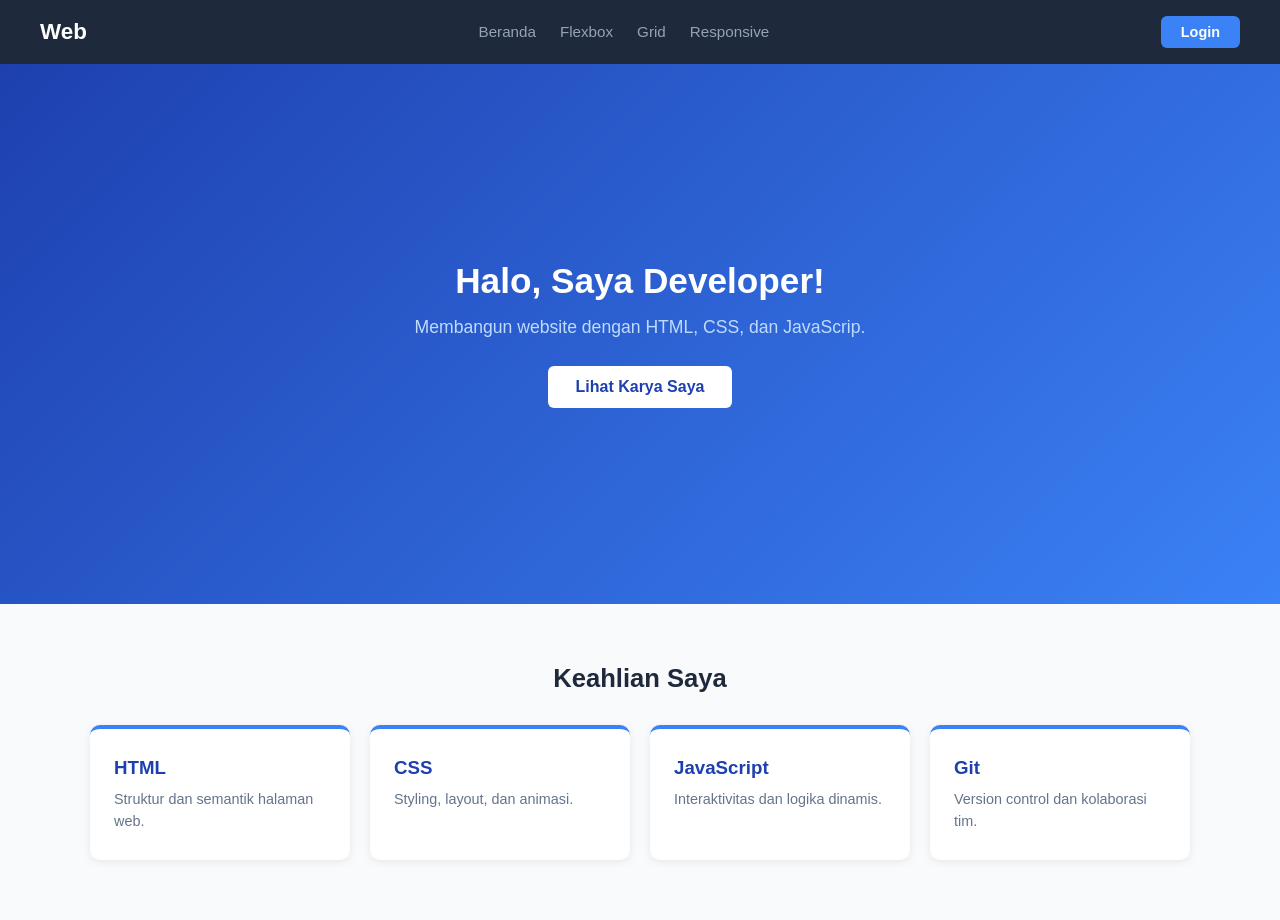
<file: flexbox.html>
<!DOCTYPE html>
<html lang="en">
<head>
    <meta charset="UTF-8">
    <meta name="viewport" content="width=device-width, initial-scale=1.0">
    <title>SCweb</title>
    <link rel="stylesheet" href="flexbox.css">
</head>
<body>
    <!--NAVBAR-->
    <nav class="navbar">
        <span class="brand">Web</span>
        <ul class="nav-links">
            <li><a href="index.html">Beranda</a></li>
            <li><a href="flexbox.html">Flexbox</a></li>
            <li><a href="grid.html">Grid</a></li>
            <li><a href="responsive.html">Responsive</a></li>
            </ul>
             <a href="#" class="btn-nav">Login</a> 
        </nav>
        <!-- HERO SECTION -->
         <section class="hero">
            <div class="hero-content">
                <h1>Halo, Saya Developer!</h1>
                <p>Membangun website dengan HTML, CSS, dan JavaScrip.</p>
                <a href="#" class="btn">Lihat Karya Saya</a>
            </div>
         </section>
          <!-- CARD SECTION --> 
        <section class="cards-section"> 
            <h2>Keahlian Saya</h2> 
                <div class="cards-container"> 
                <div class="card"><h3>HTML</h3><p>Struktur dan semantik halaman web.</p></div> 
                <div class="card"><h3>CSS</h3><p>Styling, layout, dan animasi.</p></div> 
                <div class="card"><h3>JavaScript</h3><p>Interaktivitas dan logika dinamis.</p></div> 
                <div class="card"><h3>Git</h3><p>Version control dan kolaborasi tim.</p></div> 
            </div> 
        </section>
    </body>
</html>
</file>
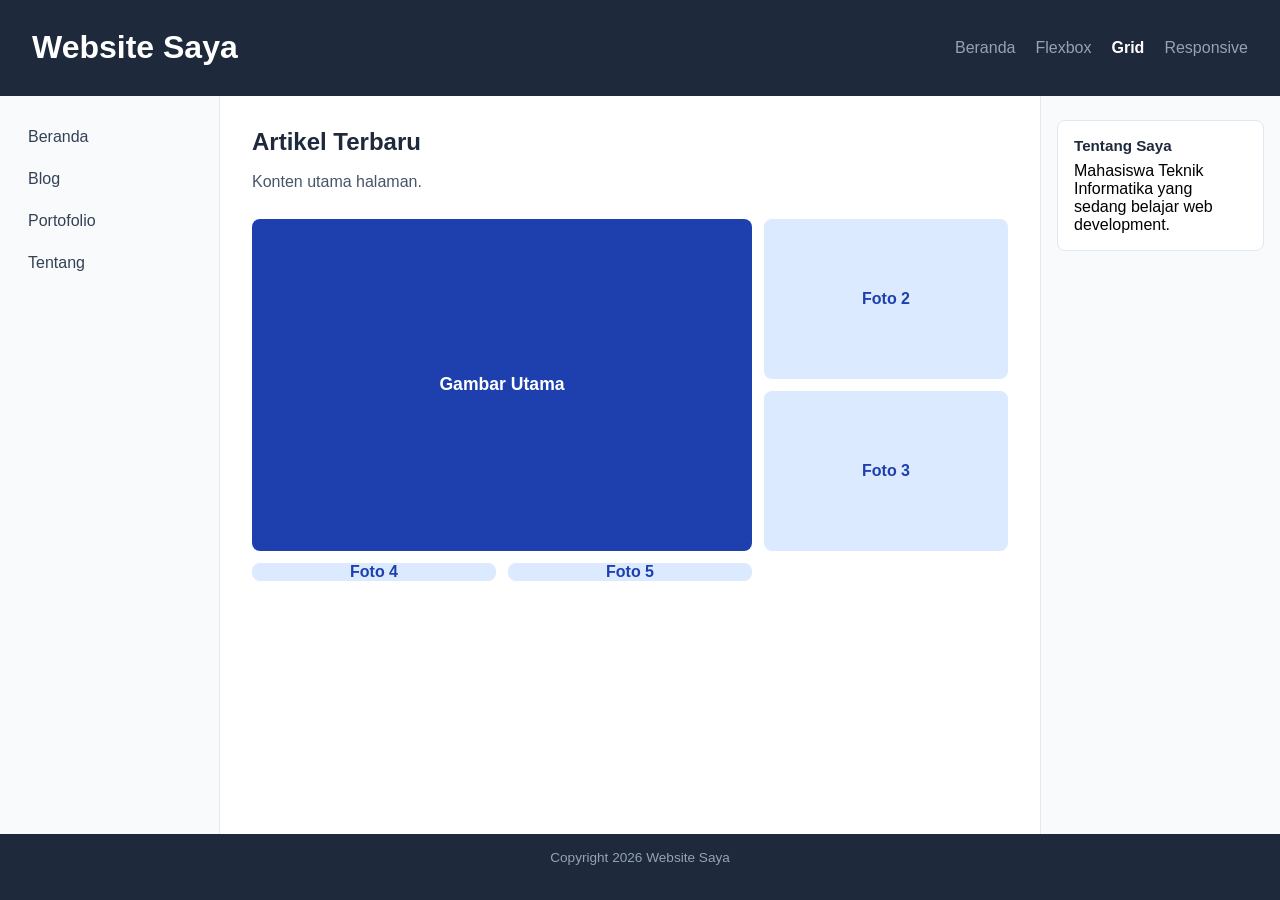
<file: grid.html>
<!DOCTYPE html> 
<html lang="id"> 
<head> 
 <meta charset="UTF-8"> 
 <meta name="viewport" content="width=device-width, initial
scale=1.0"> 
 <title>Latihan Grid</title> 
 <link rel="stylesheet" href="grid.css"> 
</head> 
<body> 
 <div class="page-layout"> 
 
 <header class="site-header"> 
 <h1>Website Saya</h1> 
 <nav class="header-nav"> 
 <a href="index.html">Beranda</a> 
 <a href="flexbox.html">Flexbox</a> 
 <a href="grid.html" class="active">Grid</a> 
 <a href="responsive.html">Responsive</a> 
 </nav> 
 </header> 
 
 <nav class="sidebar"> 
 <ul> 
 <li><a href="#">Beranda</a></li> 
 <li><a href="#">Blog</a></li> 
 <li><a href="#">Portofolio</a></li> 
 <li><a href="#">Tentang</a></li> 
 </ul> 
 </nav> 
 
 <main class="main-content"> 
 <h2>Artikel Terbaru</h2>
  <p>Konten utama halaman.</p> 
 
 <!-- Galeri Grid dalam Grid --> 
 <div class="gallery"> 
 <div class="gallery-item featured">Gambar Utama</div> 
 <div class="gallery-item">Foto 2</div> 
 <div class="gallery-item">Foto 3</div> 
 <div class="gallery-item">Foto 4</div> 
 <div class="gallery-item">Foto 5</div> 
 </div> 
 </main> 
 
 <aside class="widget-area"> 
 <div class="widget"> 
 <h3>Tentang Saya</h3> 
 <p>Mahasiswa Teknik Informatika yang sedang belajar web 
development.</p> 
 </div> 
 </aside> 
 
 <footer class="site-footer"> 
 <p>Copyright 2026 Website Saya</p> 
 </footer> 
 
 </div> 
</body> 
</html>
</file>
<file: flexbox.css>
/* RESET */ 
* { margin: 0; padding: 0; box-sizing: border-box; } 
body { font-family: Arial, sans-serif; background: #f8fafc; color: 
#1e293b; } 
 
/* NAVBAR - 3 item: brand | links | tombol login */ 
.navbar { 
 display: flex; 
 justify-content: space-between; /* brand kiri, links tengah, btn kanan 
*/ 
 align-items: center; 
 background-color: #1e293b; 
 padding: 16px 40px; 
} 
.brand { color: #fff; font-size: 1.4rem; font-weight: bold; } 
 
.nav-links { 
 display: flex; 
 list-style: none; 
 gap: 24px; 
} 
.nav-links a { color: #94a3b8; text-decoration: none; font-size: 
0.95rem; } 
.nav-links a:hover { color: #fff; }

/* Tombol login di ujung kanan navbar */ 
.btn-nav { 
 background: #3b82f6; 
 color: #fff; 
 padding: 8px 20px; 
 border-radius: 6px; 
 text-decoration: none; 
 font-size: 0.9rem; 
 font-weight: bold;
}

.btn-nav:hover { background: #2563eb; } 
 
/* HERO */ 
.hero { 
 display: flex; 
 justify-content: center; 
 align-items: center; 
 min-height: 60vh; 
 background: linear-gradient(135deg, #1e40af, #3b82f6); 
 text-align: center; 
} 
.hero-content { max-width: 600px; padding: 40px; } 
.hero h1 { color: #fff; font-size: 2.2rem; margin-bottom: 16px; } 
.hero p { color: #bfdbfe; font-size: 1.1rem; margin-bottom: 28px; } 
.btn { 
 display: inline-block; 
 background: #fff; 
 color: #1e40af; 
 padding: 12px 28px; 
 border-radius: 6px; 
 font-weight: bold; 
 text-decoration: none; 
} 
 
/* CARDS */ 
.cards-section { padding: 60px 40px; } 
.cards-section h2 { text-align: center; margin-bottom: 32px; font-size: 
1.6rem; } 
.cards-container { 
 display: flex; 
 flex-wrap: wrap; /* pindah baris jika layar sempit */ 
 gap: 20px; 
 justify-content: center; 
} 
.card {
     flex: 1 1 200px; /* tumbuh | susut | min-width 200px */ 
 max-width: 260px; 
 background: #fff; 
 border-radius: 10px; 
 padding: 28px 24px; 
 box-shadow: 0 2px 8px rgba(0,0,0,0.08); 
 border-top: 4px solid #3b82f6; 
} 
.card h3 { margin-bottom: 10px; color: #1e40af; } 
.card p { color: #64748b; font-size: 0.9rem; line-height: 1.5; }
</file>
<file: grid.css>
* { margin: 0; padding: 0; box-sizing: border-box; } 
body { font-family: Arial, sans-serif; background: #f1f5f9; } 
 
/* LAYOUT UTAMA - grid-template-areas */ 
.page-layout { 
 display: grid; 
 grid-template-areas: 
 'header header header' 
 'sidebar content widgets' 
 'footer footer footer'; 
 grid-template-columns: 220px 1fr 240px; /* sidebar | konten | widget 
*/ 
 grid-template-rows: auto minmax(80vh, auto) auto; 
 min-height: 100vh; 
} 
 
/* Hubungkan elemen ke area */ 
.site-header { grid-area: header; } 
.sidebar { grid-area: sidebar; } 
.main-content { grid-area: content; } 
.widget-area { grid-area: widgets; } 
.site-footer { grid-area: footer; } 
 
/* HEADER */ 
.site-header { 
 display: flex; /* flex di dalam grid! */ 
 justify-content: space-between; 
 align-items: center; 
 background: #1e293b; 
 color: #fff; 
 padding: 20px 32px; 
} 
.header-nav { display: flex; gap: 20px; } 
.header-nav a { color: #94a3b8; text-decoration: none; }

.header-nav a.active { color: #fff; font-weight: bold; } 
 
/* SIDEBAR */ 
.sidebar { background: #f8fafc; border-right: 1px solid #e2e8f0; 
padding: 24px 16px; } 
.sidebar ul { list-style: none; } 
.sidebar li { margin-bottom: 8px; } 
.sidebar a { color: #334155; text-decoration: none; padding: 8px 
12px; 
 display: block; border-radius: 6px; } 
.sidebar a:hover { background: #e2e8f0; } 
 
/* MAIN CONTENT */ 
.main-content { padding: 32px; background: #fff; } 
.main-content h2 { margin-bottom: 12px; color: #1e293b; } 
.main-content p { color: #475569; line-height: 1.7; margin-bottom: 
24px; } 
 
/* GALERI (GRID DALAM GRID) */ 
.gallery { 
 display: grid; 
 grid-template-columns: repeat(3, 1fr); 
 grid-template-rows: 160px 160px; 
 gap: 12px; 
} 
.gallery-item { 
 background: #dbeafe; border-radius: 8px; 
 display: flex; align-items: center; justify-content: center; 
 color: #1e40af; font-weight: bold; 
} 
.gallery-item.featured { 
 grid-column: span 2; /* melebar 2 kolom */ 
 grid-row: span 2; /* meninggi 2 baris */ 
 background: #1e40af; color: #fff; font-size: 1.1rem; 
} 
 
/* WIDGET */ 
.widget-area { background: #f8fafc; border-left: 1px solid #e2e8f0; 
padding: 24px 16px; } 
.widget { background: #fff; border-radius: 8px; padding: 16px; 
 border: 1px solid #e2e8f0; } 
.widget h3 { margin-bottom: 8px; color: #1e293b; font-size: 0.95rem; 
}x 
.widget p { color: #64748b; font-size: 0.88rem; line-height: 1.6; } 
 
/* FOOTER */ 
.site-footer { 
 background: #1e293b; color: #94a3b8; 
 text-align: center; padding: 16px; font-size: 0.85rem; 
}
</file>
